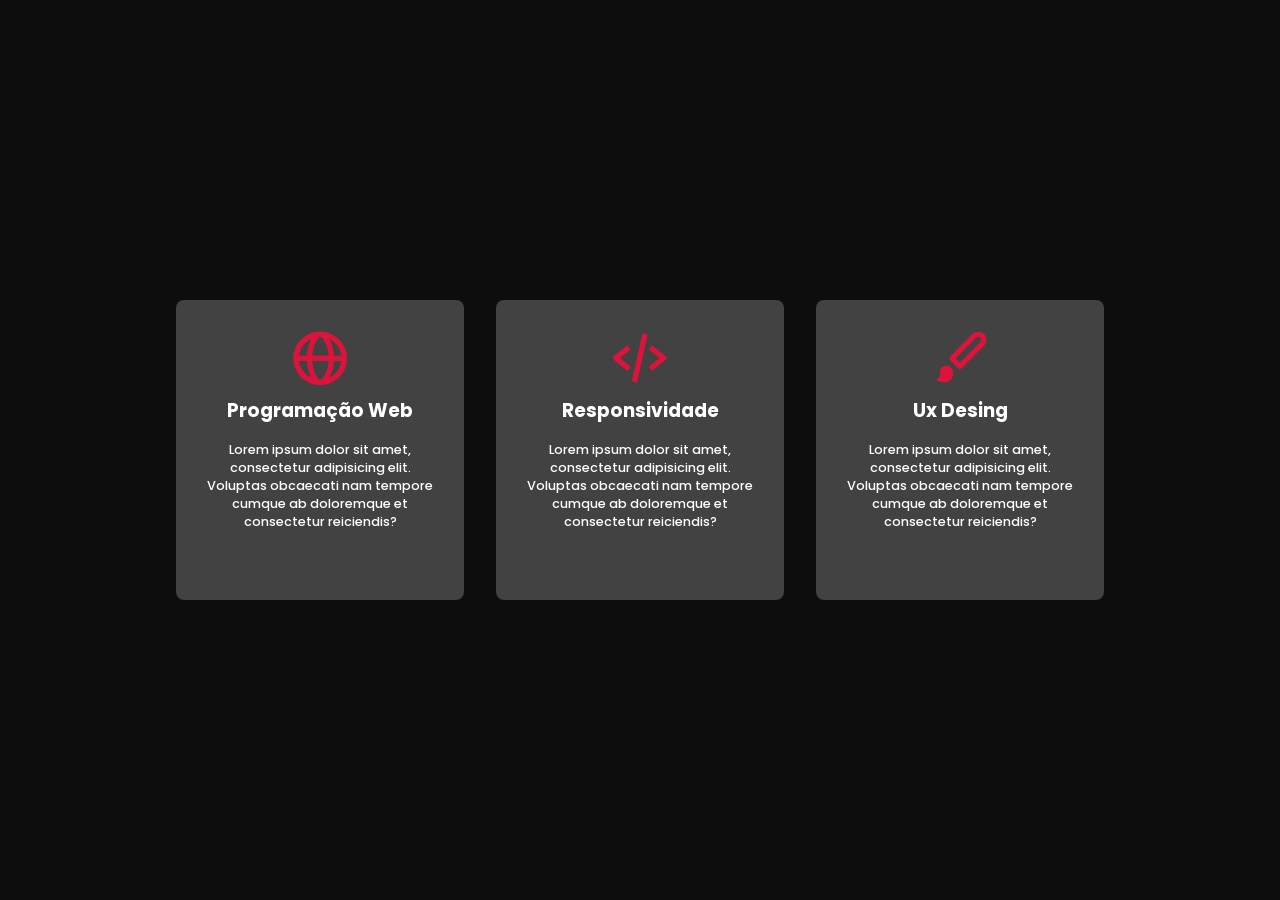
<file: 01-Cards/index.html>
<!DOCTYPE html>
<html lang="pt-br">
<head>
    <meta charset="UTF-8">
    <meta http-equiv="X-UA-Compatible" content="IE=edge">
    <meta name="viewport" content="width=device-width, initial-scale=1.0">
    <title>Card Responsivo</title>
    <link rel="preconnect" href="https://fonts.googleapis.com">
    <link rel="preconnect" href="https://fonts.gstatic.com" crossorigin>
    <link href="https://fonts.googleapis.com/css2?family=Delicious+Handrawn&family=Karla:wght@300;400;500;600;700&family=Poppins:wght@300;400;500;600&family=Ubuntu:wght@300;400;500&display=swap" rel="stylesheet">
    <link href='https://unpkg.com/boxicons@2.1.4/css/boxicons.min.css' rel='stylesheet'>
    <link rel="stylesheet" href="css/style.css">
</head>
<body>
    <main class="cards">
        <section class="card">

            <div class="cardicon">
                <i class='bx bx-globe'></i>
                <!--<img src="img/web.png" alt="Programação Web">-->
            </div>
            <h3>Programação Web</h3>
            <span>Lorem ipsum dolor sit amet, consectetur adipisicing elit. Voluptas obcaecati nam tempore cumque ab doloremque et consectetur reiciendis?</span>
        </section>
        <section class="card">
            <div class="cardicon">
                <i class='bx bx-code-alt' ></i>
                <!--<img src="img/responsive.png" alt="Responsividade">-->
            </div>
            <h3>Responsividade</h3>
            <span>Lorem ipsum dolor sit amet, consectetur adipisicing elit. Voluptas obcaecati nam tempore cumque ab doloremque et consectetur reiciendis?</span>
        </section>
        <section class="card">
            <div class="cardicon">
                <i class='bx bxs-paint' ></i>
                <!--<img src="img/desing.png" alt="Desing">-->
            </div>
            <h3>Ux Desing</h3>
            <span>Lorem ipsum dolor sit amet, consectetur adipisicing elit. Voluptas obcaecati nam tempore cumque ab doloremque et consectetur reiciendis?</span>
        </section>
    </main>
</body>
</html>
</file>
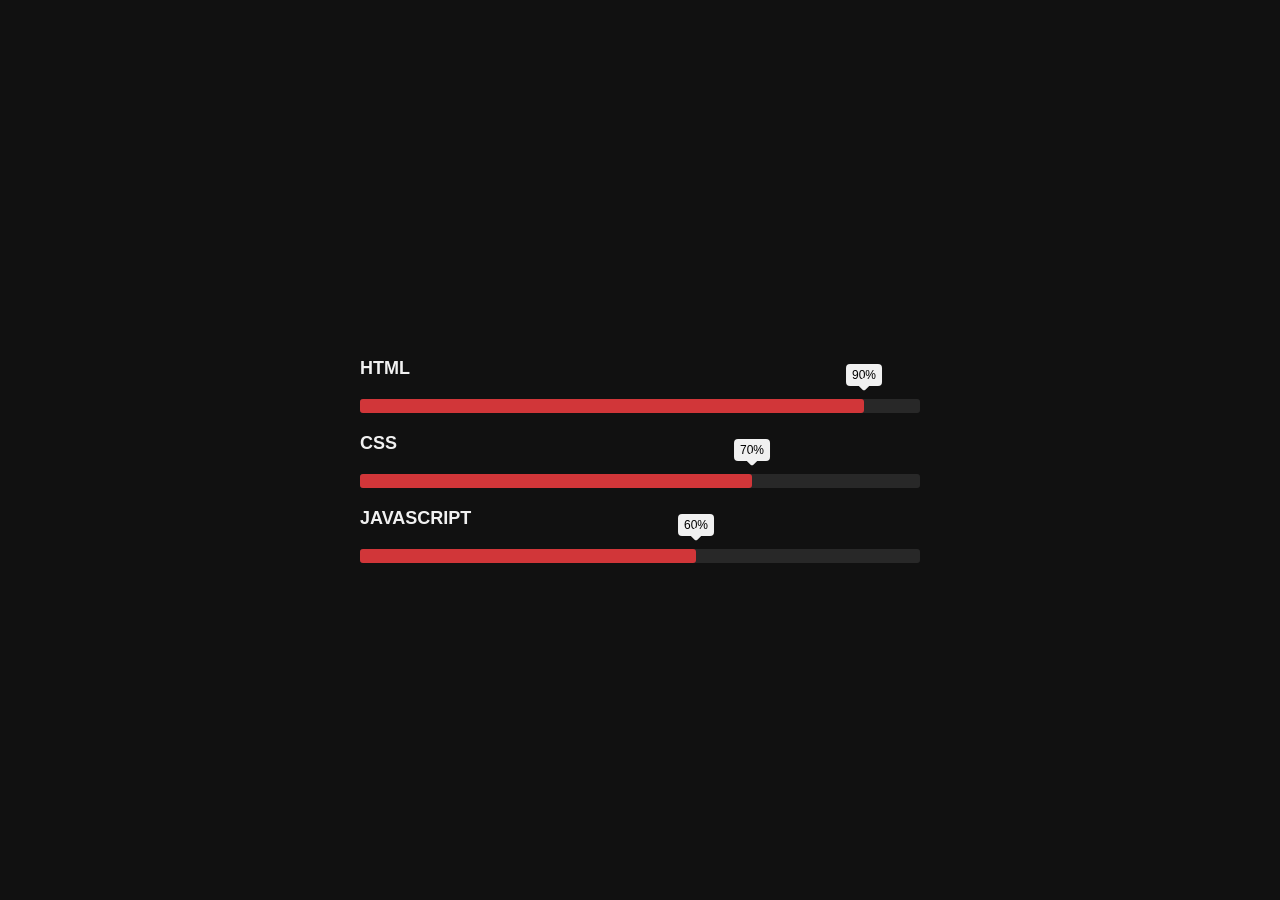
<file: 03-ProgressBar/index.html>
<!DOCTYPE html>
<html lang="pt-br">
<head>
  <meta charset="UTF-8">
  <meta http-equiv="X-UA-Compatible" content="IE=edge">
  <meta name="viewport" content="width=device-width, initial-scale=1.0">
  <title>Skills Bars</title>
  <link rel="stylesheet" href="css/style.css">
</head>
<body>

<div class="skills">
  <div class="skill">
    <div class="skill-name">HTML</div>
    <div class="skill-bar">
      <div class="skill-per" per="90%" style="max-width:90%"></div>
    </div>
  </div>

  <div class="skill">
    <div class="skill-name">CSS</div>
    <div class="skill-bar">
      <div class="skill-per" per="70%" style="max-width:70%"></div>
    </div>
  </div>

  <div class="skill">
    <div class="skill-name">Javascript</div>
    <div class="skill-bar">
      <div class="skill-per" per="60%" style="max-width:60%"></div>
    </div>
  </div>


</div>

</body>
</html>
</file>
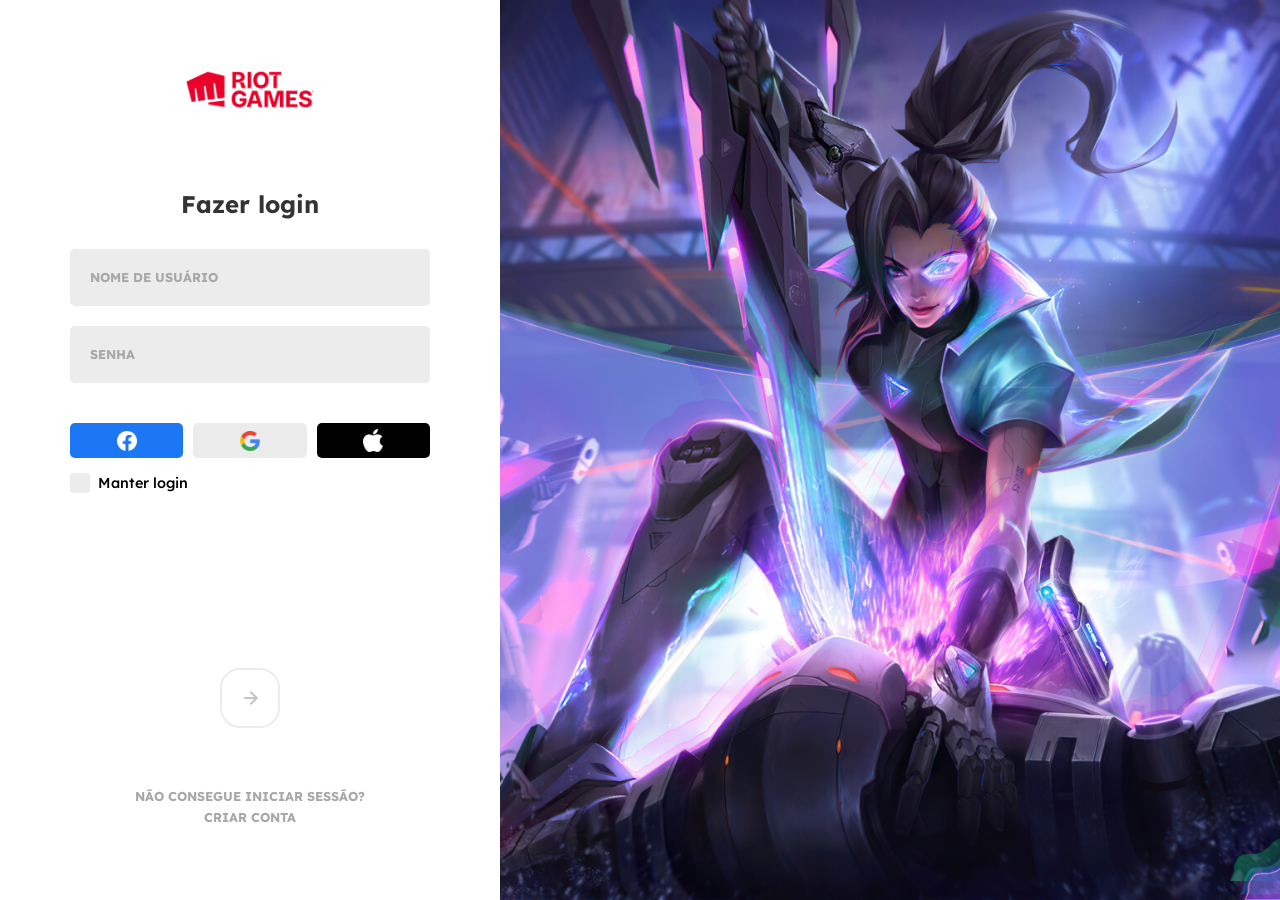
<file: 04-ScreenLoginLeagueofLegends/index.html>
<!DOCTYPE html>
<html lang="pt-br">
<head>
    <meta charset="UTF-8">
    <meta http-equiv="X-UA-Compatible" content="IE=edge">
    <meta name="viewport" content="width=device-width, initial-scale=1.0">
    <title>Riot Games</title>
    <link rel="stylesheet" href="css/style.css">
    <link href='https://unpkg.com/boxicons@2.1.4/css/boxicons.min.css' rel='stylesheet'>
</head>
<body>
    <main>
        <section class="login">
    
          <div class="wrapper">
            <img src="./img/logo.png" class="login__logo">
    
            <h1 class="login__title">Fazer login</h1>
        
            <label class="login__label">
              <span>nome de usuário</span>
              <input type="text" name="username" class="input">
            </label>
      
            <label class="login__label">
              <span>senha</span>
              <input type="password" name="password" class="input">
            </label>
      
            <div class="login__icons">
              <button type="button" class="icons__button">
                <img src="./img/facebook-icon.png" alt="facebok">
              </button>
      
              <button type="button" class="icons__button">
                <img src="./img/google-icon.png" alt="facebok">
              </button>
      
              <button type="button" class="icons__button">
                <img src="./img/apple-icon.png" alt="facebok">
              </button>
            </div>
      
            <label class="login__label--checkbox">
              <input type="checkbox" class="input--checkbox">
              Manter login
            </label>

          </div>

          <div class="wrapper">

            <button type="button" class="login__button" disabled>
                <i class='bx bx-right-arrow-alt'></i>
            </button>

            <a href="#" class="login__link">não consegue iniciar sessão?</a>
            <a href="#" class="login__link">criar conta</a>
          </div>
    
        </section>
    
        <section class="wallpaper"></section>
    </main>
    
      <script src="script.js"></script>
</body>
</html>
</file>
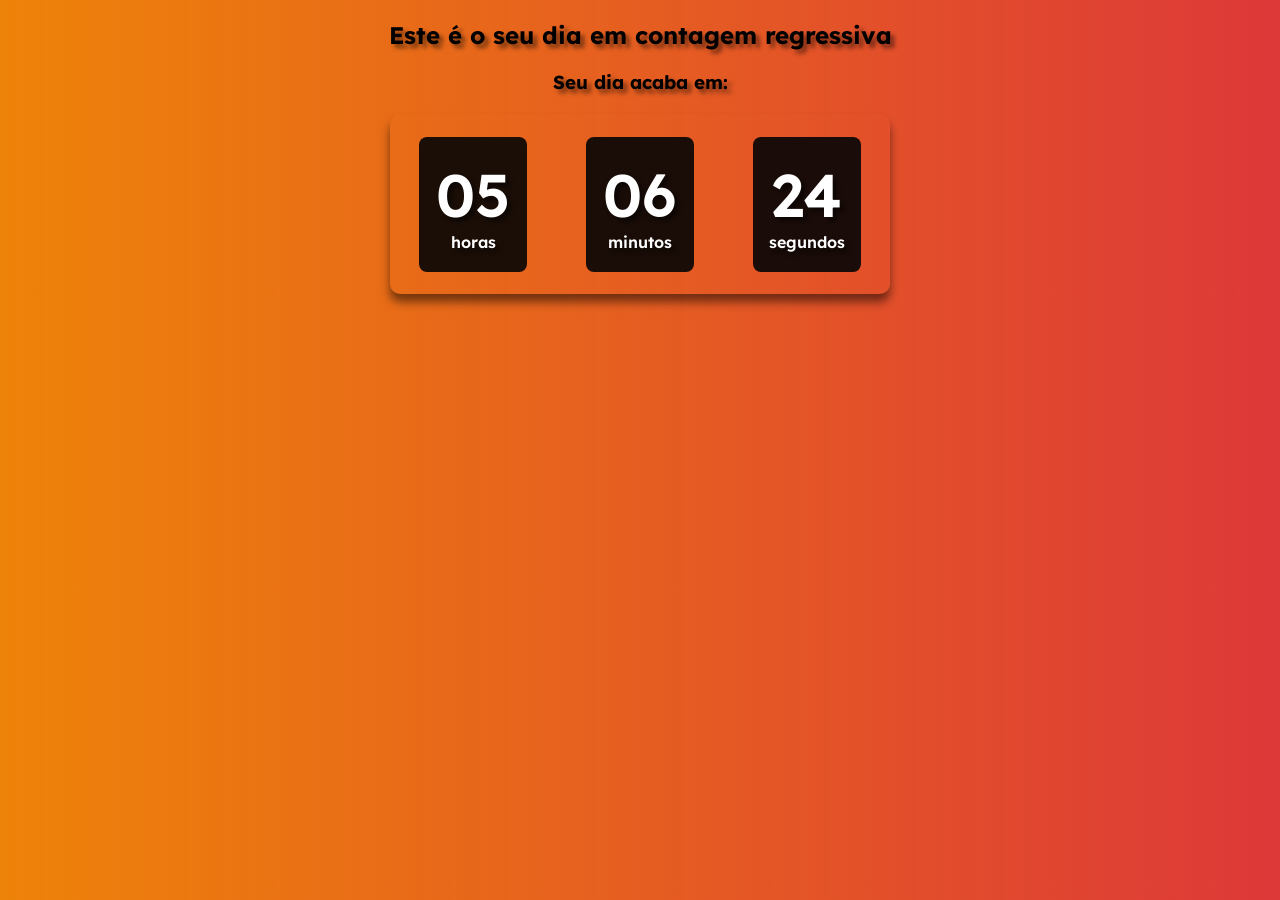
<file: 05-CronometroRegressivo/index.html>
<!DOCTYPE html>
<html lang="pt-br">
<head>
    <meta charset="UTF-8">
    <meta http-equiv="X-UA-Compatible" content="IE=edge">
    <meta name="viewport" content="width=device-width, initial-scale=1.0">
    <link rel="stylesheet" href="css/style.css">
    <title>Relógio</title>
</head>
<body>
    <section>
        <div class="estilo">
            <h1>Este é o seu dia em contagem regressiva</h1>
            <h3>Seu dia acaba em:</h3>
            <div class="relogio">
                <div class="styleclock">
                    <div>
                        <span id="hours">00</span>
                        <span>horas</span>
                    </div>
                    <div>
                        <span id="minutes">00</span>
                        <span>minutos
                        </span>                        
                    </div>
                    <div>
                        <span id="seconds">00</span>
                        <span>segundos</span>
                    </div>
                </div>
                
            </div>
        </div>
    </section>

    <script src="script.js"></script>
</body>
</html>
</file>
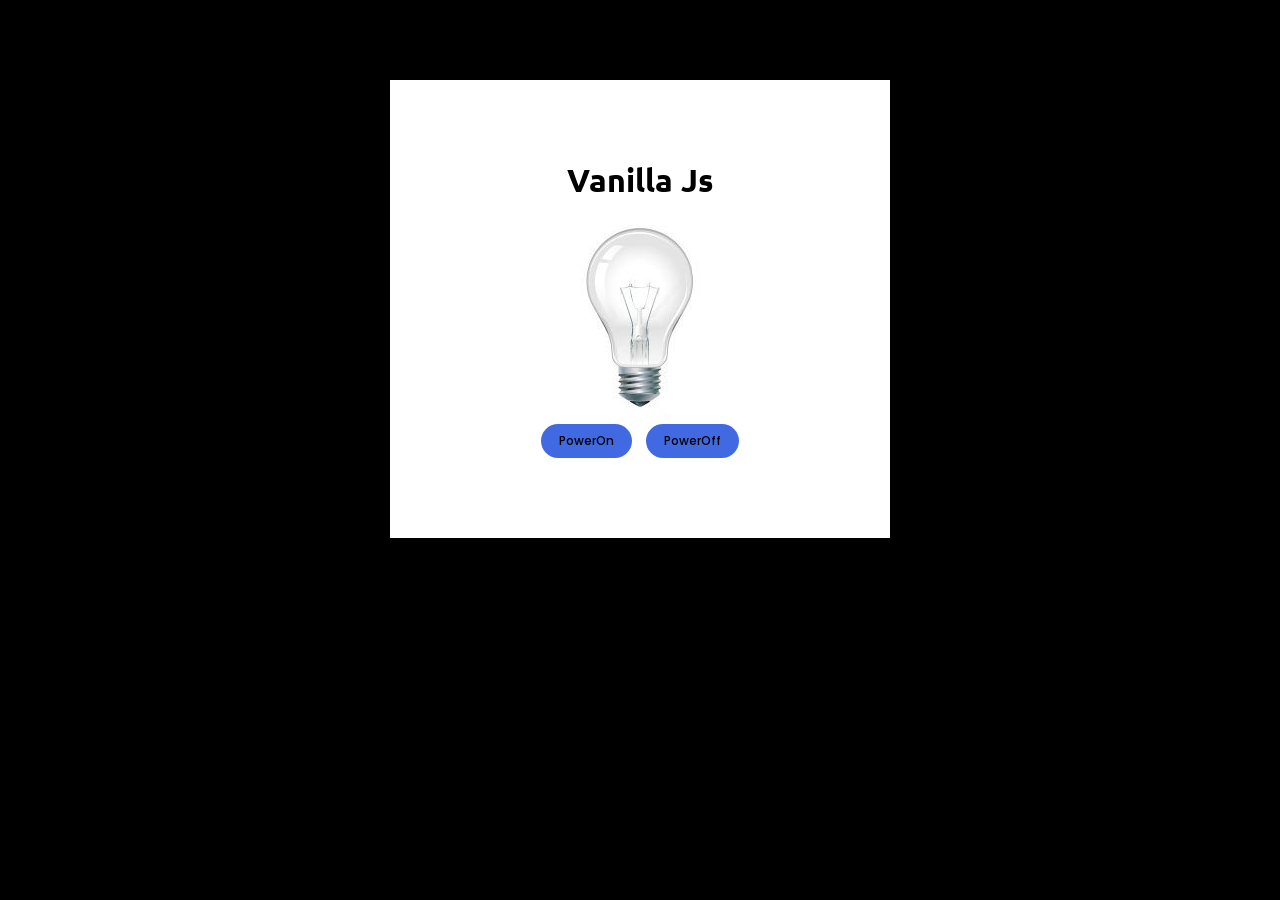
<file: 07-Lâmpada/index.html>
<!DOCTYPE html>
<html lang="pt-br">
<head>
    <meta charset="UTF-8">
    <meta http-equiv="X-UA-Compatible" content="IE=edge">
    <meta name="viewport" content="width=device-width, initial-scale=1.0">
    <title>Lâmpada</title>
    <link rel="stylesheet" href="css/style.css">
    <link rel="preconnect" href="https://fonts.gstatic.com" crossorigin>
    <link href="https://fonts.googleapis.com/css2?family=Delicious+Handrawn&family=Karla:wght@300;400;500;600;700&family=Poppins:wght@300;400;500;600&family=Roboto:wght@300;400;500&family=Ubuntu:wght@300;400;500&display=swap" rel="stylesheet">
</head>
<body>
    <header>
        <h1>Vanilla Js</h1>
    </header>
    <main>
        <div>
            <img src="img/desligada.jpg" id="lamp"></img>
        </div>
        <div>
            <button id="turnOn">PowerOn<span></span></button>
            <button id="turnOff">PowerOff<span></span></button>
        </div>
    </main>

    <script src="script.js"></script>
</body>
</html>
</file>
<file: 01-Cards/css/style.css>
*{
   margin: 0;
   padding: 0;
   box-sizing: border-box;
   font-family: 'Poppins', sans-serif;
}
body{
    background: #0e0d0d;
    height: 100vh;
    width: 100%;
    display: flex;
    justify-content: center;
    align-items: center;
    color: #ffffff;
}
.cards{
    display: flex;
    padding: 32px;
}
.card{
    display: flex;
    flex-direction: column;
    align-items: center;
    text-align: center;
    height: 300px;
    background: rgb(66, 66, 66);
    padding: 1rem 1.5rem;
    border-radius: 8px;
    margin-left: 32px;
    transition: all 0.3s ease;
}
.card h3{
    margin: 16px 0;
}
.card span{
    font-weight: 500;
    max-width: 240px;
    font-size: 80%;
}
.card:first-child{
    margin-left: 0;
}
.cardicon{
    color: crimson;
    font-size: 64px;
    height: 64px;
    transition: all 0.3s ease;
}
.card:hover{
    cursor: pointer;
    background: rgb(40, 85, 209);
    /*background: linear-gradient(to right, #565656, #580fce);*/
    transform: scale(1.06);
}
.card:hover .cardicon {
    color: #f0f0f0;
  }
</file>
<file: 03-ProgressBar/css/style.css>
*{
    margin: 0;
    padding: 0;
    font-family: "Ubuntu", sans-serif;
    box-sizing: border-box;
  }
  
  body{
    min-height: 100vh;
    display: flex;
    align-items: center;
    justify-content: center;
    background: #111;
  }
  
  .skills{
    width: 100%;
    max-width: 600px;
    padding: 0 20px;
  }
  
  .skill-name{
    font-size: 18px;
    font-weight: 700;
    color: #f1f1f1;
    text-transform: uppercase;
    margin: 20px 0;
  }
  
  .skill-bar{
    height: 14px;
    background: #282828;
    border-radius: 3px;
  }
  
  .skill-per{
    height: 14px;
    background: #d13639;
    border-radius: 3px;
    position: relative;
    animation: fillBars 2.5s 1;
  }
  
  .skill-per::before{
    content: attr(per);
    position: absolute;
    padding: 4px 6px;
    background: #f1f1f1;
    border-radius: 4px;
    font-size: 12px;
    top: -35px;
    right: 0;
    transform: translateX(50%);
  }
  
  .skill-per::after{
    content: "";
    position: absolute;
    width: 10px;
    height: 10px;
    background: #f1f1f1;
    top: -20px;
    right: 0;
    transform: translateX(50%) rotate(45deg);
    border-radius: 2px;
  }
  
  @keyframes fillBars{
    from{
      width: 0;
    }
    to{
      width: 100%;
    }
  }
</file>
<file: 04-ScreenLoginLeagueofLegends/css/style.css>
@import url('https://fonts.googleapis.com/css2?family=Lexend+Deca:wght@300;400;500;600;700&display=swap');

*{
  margin: 0;
  padding: 0;
  box-sizing: border-box;
  font-family: 'Lexend Deca', sans-serif;
}
:root{
    --white: #FFF;
    --whitesmoke: #F9F9F9;
    --light-grey: #ECECEC;
    --grey: #C4C4C4;
    --medium-grey: #A7A7A7;
    --deep-grey: #343434;
    --black: #000000;
    --blue: #1B77F3;
    --red: #CF3C3F;
}
main{
    display: flex;
}
.login{
    display: flex;
    flex-direction: column;
    align-items: center;
    justify-content: space-between;
    width: 100%;
    max-width: 500px;
    min-height: 100vh;
    padding: clamp(35px, 8%, 70px); /*medida minima, valor desejavel, valor maximo*/
}
.wrapper{
    width: 100%;
    display: flex;
    flex-direction: column;
    align-items: center;
    justify-content: center;
}
.login__logo{
    width: 130px;
    margin-bottom: 80px;
}
.login__title{
    color: var(--deep-grey);
    font-size: 1.5em;
    margin-bottom: 30px;
}
.login__label{
    display: block;
    margin-bottom: 20px;
    width: 100%;
}
.input{
    width: 100%;
    background-color: var(--light-grey);
    border: 2px solid rgba(0, 0, 0, 0); /*borda transparente*/
    border-radius: 5px;
    outline: none;
    font-size: 0.9em;
    padding: 25px 10px 10px;
    font-weight: 600;
    color: var(--deep-grey);
}
.login__label span{
    position: absolute;
    font-size: 0.8em;
    font-weight: 700;
    text-transform: uppercase;
    color: var(--medium-grey);
    margin: 20px;
    cursor: text;
    transition: all 200ms ease;
}
input:focus{
    background-color: whitesmoke;
    border: 2px solid var(--deep-grey);
}
.login__label .span-active{
    font-size: 0.7em;
    margin: 8px 10px;
}
.login__icons{
    display: flex;
    gap: 10px;
    width: 100%;
    margin-top: 20px;
}
.login__icons img{
    width: 20px;
}
.icons__button{
    width: 33.33%; /* 100% do width / 3 icones */
    display: flex;
    align-items: center;
    justify-content: center;
    height: 35px;
    border-radius: 5px;
    cursor: pointer;
    border: none;
}
.icons__button:nth-child(1){
    background-color: var(--blue);
}
.icons__button:nth-child(2){
    background-color: var(--light-grey);
}
.icons__button:nth-child(3){
    background-color: var(--black);
}
.login__label--checkbox{
    width: 100%;
    margin: 15px 0 50px;
    font-size: 0.9em;
    font-weight: 500;
    display: flex;
    align-items: center;
}
.input--checkbox{
    appearance: none; /* retira propriedades padrão -> nesse caso da checkbox, como text-decoration */
    width: 20px;
    height: 20px;
    background-color: var(--light-grey);
    margin-right: 8px;
    border-radius: 3px;
}
.input--checkbox:focus {
    border: 0px;/*borda transparente*/
}
.input--checkbox:checked{
    background-color: var(--red);
}
.input--checkbox:checked:after{
    content: "";
    display: block;
    width: 5px;
    height: 10px;
    border: 3px solid white;
    border-width: 0 3px 3px 0;
    transform: rotate(45deg);
    margin: 2px 6px;
}
.login__button{
    color: white;
    font-size: 25px;
    width: 60px;
    height: 60px;
    padding: 20px;
    display: flex;
    align-items: center;
    justify-content: center;
    background-color: var(--red);
    border-radius: 20px;
    border: none;
    cursor: pointer;
    margin-bottom: 60px;
}
.login__button:disabled{
    font-size: 25px;
    color: var(--grey);
    cursor: auto;
    background-color: white;
    border: 2px solid var(--light-grey);
}
.login__link{
    font-size: 0.8em;
    text-decoration: none;
    color: var(--medium-grey);
    text-transform: uppercase;
    margin-bottom: 5px;
    font-weight: 700;
}
.wallpaper{
    width: 100%;
    background-image: url(/04-ScreenLoginLeagueofLegends/img/wallpaper.jpg);/*comentario teste para commit*/
    background-size: cover;
    background-position: center;
    flex: 1; /*limita ao espaço 100% que a imagem tem pra ocupar*/
}
</file>
<file: 05-CronometroRegressivo/css/style.css>
@import url('https://fonts.googleapis.com/css2?family=Lexend+Deca:wght@300;400;500;600;700&display=swap');

*{
    margin: 0;
    padding: 0;
    box-sizing: border-box;
    font-family: 'Lexend Deca', sans-serif;
}

body{
  background: rgb(232,157,16);
  background: linear-gradient(to right, rgb(238, 131, 9), rgba(214, 15, 15, 0.829));
  align-items: center;
  text-align: center;
}
.estilo h1{
  margin: 20px 0 20px 0;
  text-shadow: 4px 4px 4px rgba(0, 0, 0, 0.5);
}
.estilo h3{
  margin-bottom: 20px;
  text-shadow: 4px 4px 4px rgba(0, 0, 0, 0.5);
}
.styleclock{
    display: inline-flex;
    align-items: center;
    justify-content: space-around;
    height: 180px;
    width: 500px;
    background: transparent;
    border-radius: 10px;
    box-shadow: 0px 8px 10px rgba(0, 0, 0, .5);
}
.styleclock div{
  display: flex;
  flex-direction: column;
  align-items: center;
  text-align: center;
  padding: 20px 9px 20px 9px;
  border-radius: 8px;
  background: rgba(5, 5, 5, .9);
}
.styleclock div span{
  font-weight: 600;
  color: white;
  text-shadow: 4px 4px 4px rgba(0, 0, 0, 0.5);
}
#hours, #minutes, #seconds{
  font-size: 60px;
  color: white;
  width: 90px;
  text-shadow: 4px 4px 4px rgba(0, 0, 0, 0.5);
}
</file>
<file: 07-Lâmpada/css/style.css>
*{
    box-sizing: border-box;
    margin: 0;
    padding: 0;
}

body{
    display: flex;
    flex-direction: column;
    align-items: center;
    background: black;
}
header{
    margin-top: 80px;
}
header h1{
    margin-top: 80px;
}
header, main{
    display: flex;
    flex-direction: column;
    align-items: center;
    font-family: 'Ubuntu';
    width: 500px;
    background: white;
}
button {
  border: none;
  font-size: 12px;
  padding: 8px 18px;
  background: royalblue;
  border-radius: 20px;
  cursor: pointer;
  color: black;
  font-family: 'Poppins';
  font-weight: 500;
  margin-bottom: 80px;
  transition: .3s;
}
button:last-child{
    margin-left: 10px;
}
button:hover{
    background: rgb(228, 231, 63);
}
</file>
